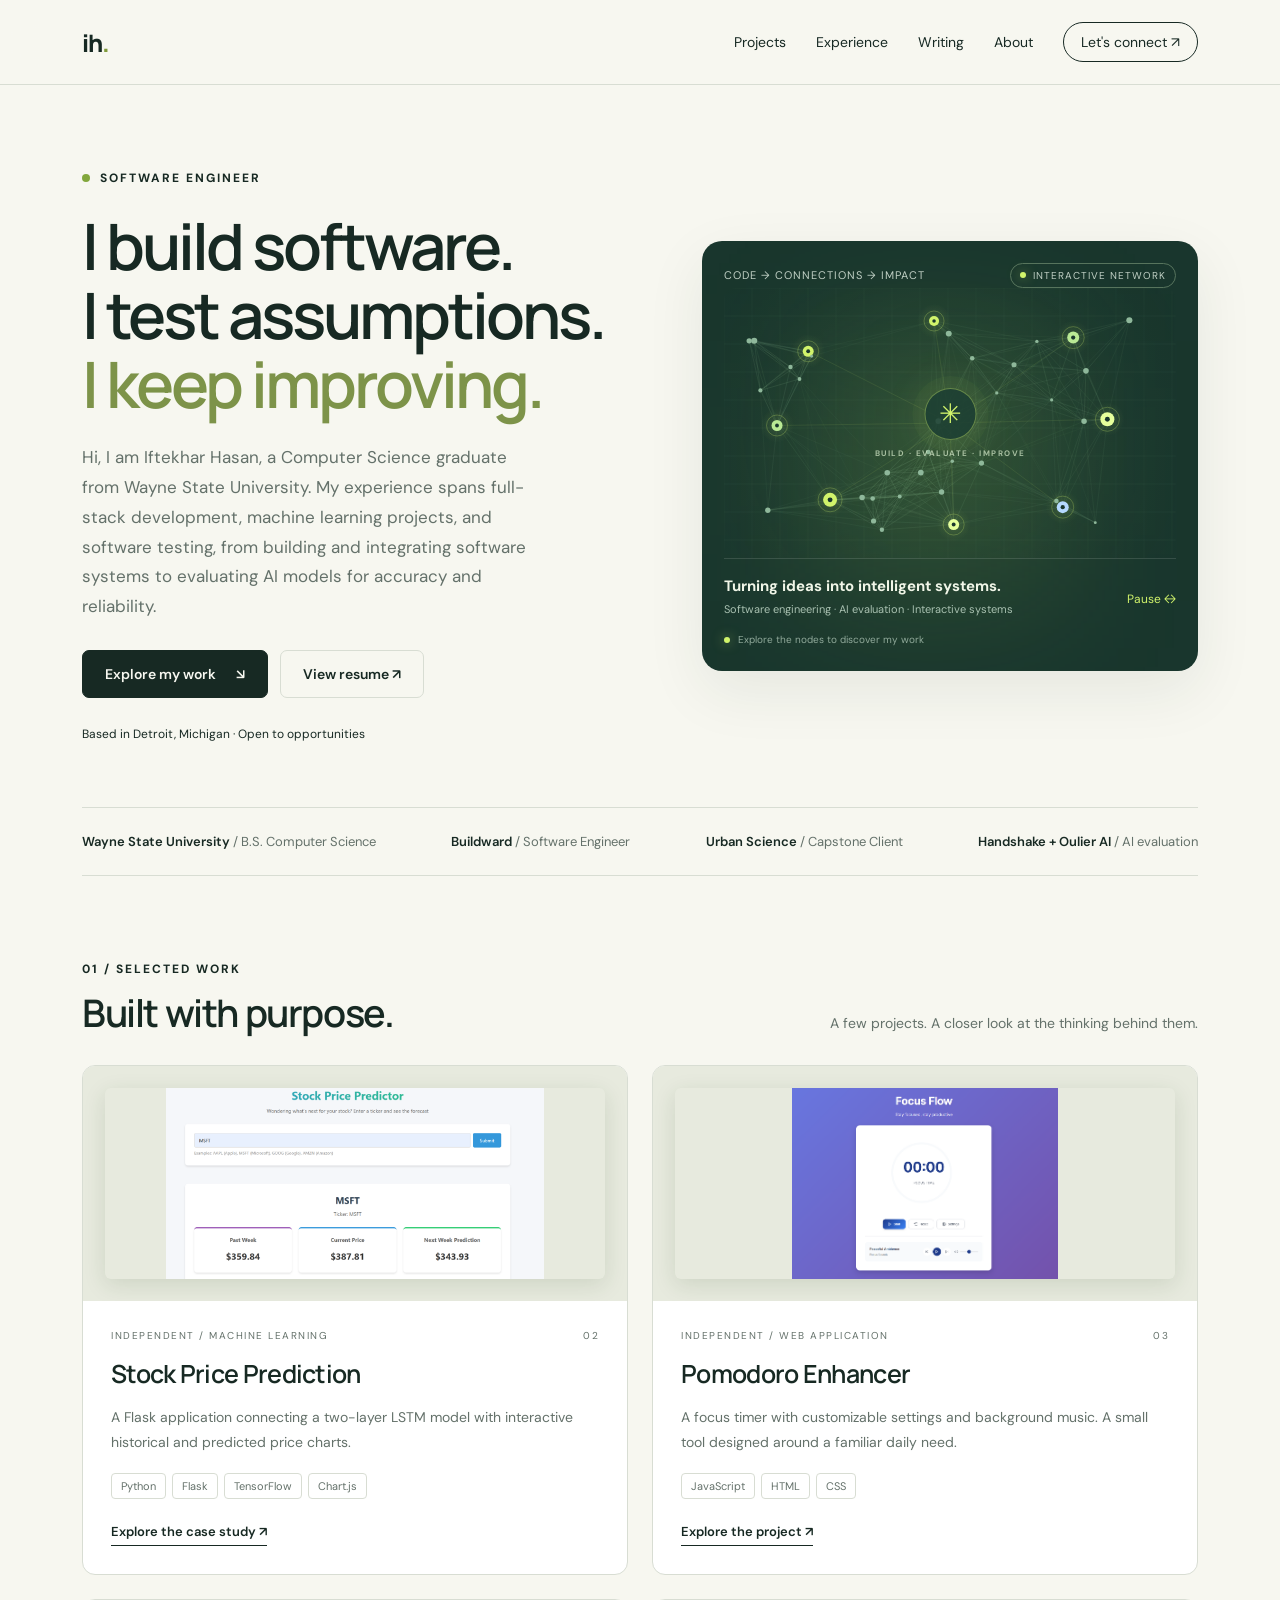
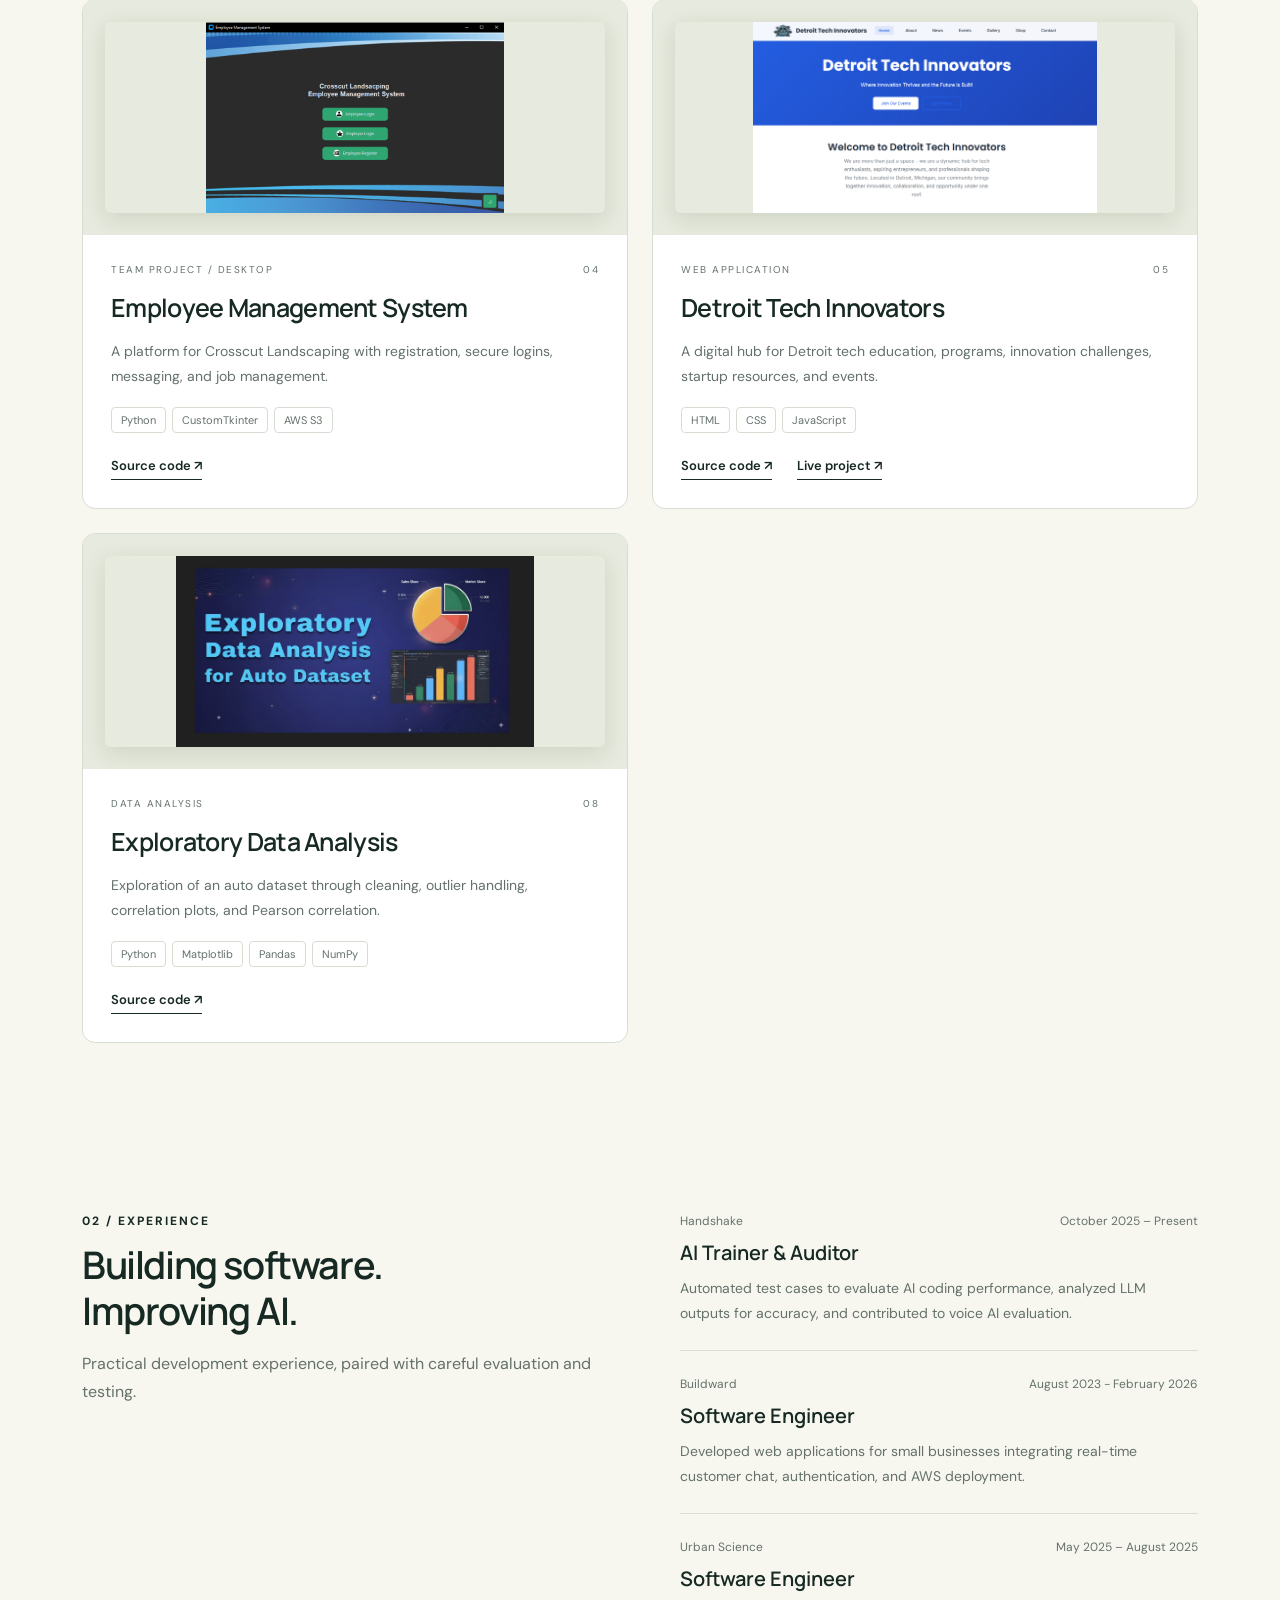
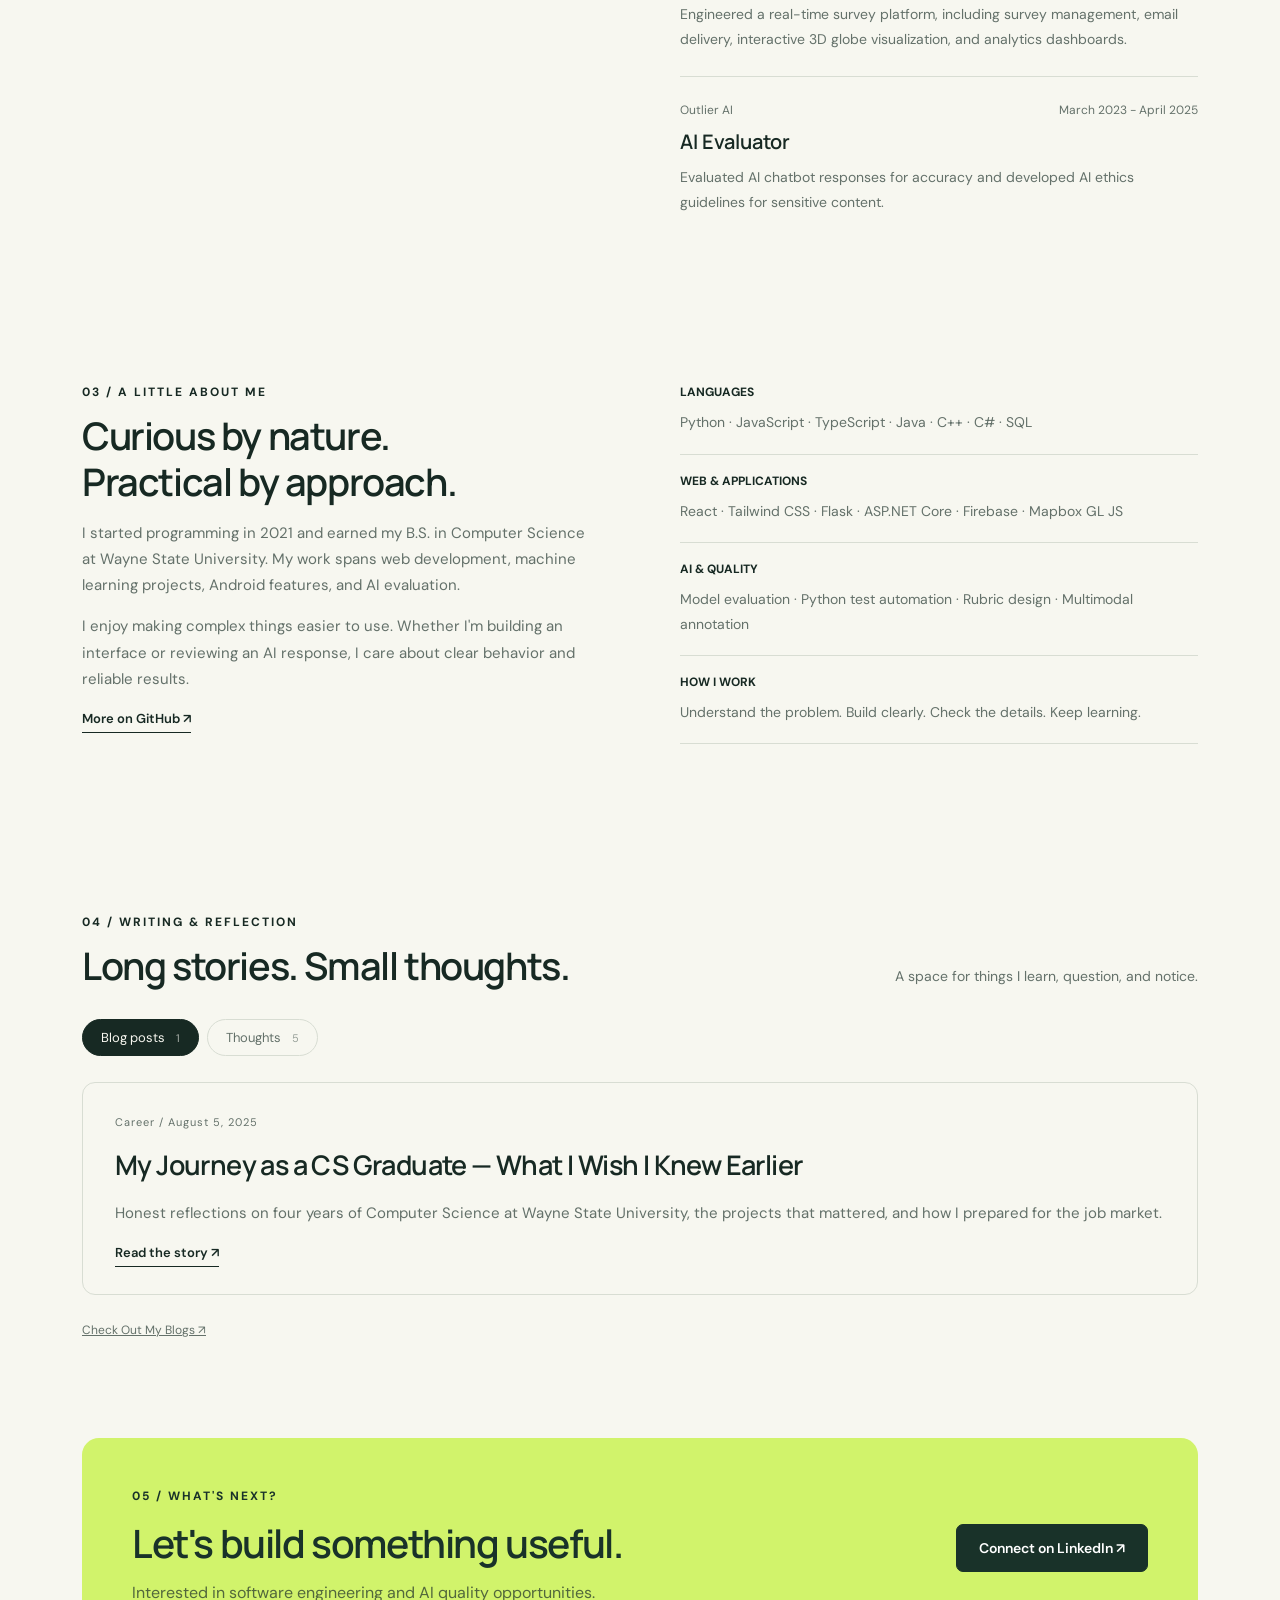
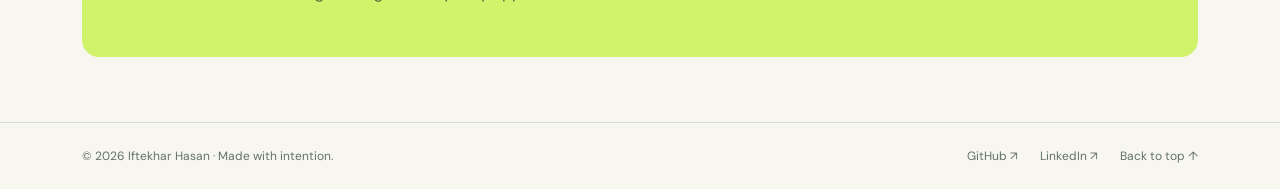
<file: index.html>
<!doctype html>

<html lang="en">

<head>

  <meta charset="utf-8">

  <meta name="viewport" content="width=device-width,initial-scale=1">

  <meta name="description" content="Iftekhar Hasan — Computer Science graduate, software builder and AI evaluator.">

  <title>Iftekhar Hasan — Software & AI</title>

  <link rel="stylesheet" href="css/style.css">
  <link rel="stylesheet" href="css/responsive.css">

</head>

<body>

  <a

    href="#work"

    style="position:absolute;left:-9999px"

    onfocus="this.style.left='10px'"

    onblur="this.style.left='-9999px'"

  >Skip to work</a>

  <header>
    <nav class="wrap" aria-label="Main navigation">

        <a class="brand" href="#" aria-label="Back to homepage">
        ih<span>.</span>
        </a>

        <!-- Desktop navigation -->
        <div class="navlinks">

        <a href="#work">Projects</a>
        <a href="#experience" class="desktop">Experience</a>
        <a href="#writing">Writing</a>
        <a href="#about" class="desktop">About</a>

        <a class="nav-contact" href="#contact">
            Let's connect ↗
        </a>

        </div>

        <!-- Mobile navigation controls -->
        <div class="mobile-nav-controls">

        <button
            class="menu-toggle"
            id="menu-toggle"
            type="button"
            aria-label="Open navigation menu"
            aria-expanded="false"
            aria-controls="mobile-menu"
        >
            <span></span>
            <span></span>
            <span></span>
        </button>

        </div>

    </nav>

    <!-- Mobile dropdown -->
    <div class="mobile-menu" id="mobile-menu" hidden>
        <div class="wrap mobile-menu-inner">

        <a href="#work">
            <span>Projects</span>
            <span>↗</span>
        </a>

        <a href="#experience">
            <span>Experience</span>
            <span>↗</span>
        </a>

        <a href="#writing">
            <span>Writing</span>
            <span>↗</span>
        </a>

        <a href="#about">
            <span>About</span>
            <span>↗</span>
        </a>

        <a href="#contact">
            <span>Contact</span>
            <span>↗</span>
        </a>

        </div>
    </div>
  </header>

  <main class="wrap">

    <section class="hero">

      <div>

        <div class="eyebrow">

          <span class="dot"></span>

          Software Engineer

        </div>

        <h1>

          I build software.<br>

          I test assumptions.<br>

          <em>I keep improving.</em>

        </h1>

        <p class="intro">

          Hi, I am Iftekhar Hasan, a Computer Science graduate from Wayne State University.
          My experience spans full-stack development, machine learning projects, and 
          software testing, from building and integrating software systems to evaluating 
          AI models for accuracy and reliability.
        </p>

        <div class="actions">

          <a class="btn" href="#work">

            Explore my work <span>↘</span>

          </a>

          <a

            class="btn secondary"

            href="https://iftekharhasan.netlify.app/assets/Hasan.Iftekhar.resume.pdf"

            target="_blank"

            rel="noopener"

          >View resume ↗</a>

        </div>

        <div class="small-note">

          Based in Detroit, Michigan · Open to opportunities

        </div>

      </div>

      <div class="visual network-visual">
        <div class="visual-top">
            <span>CODE → CONNECTIONS → IMPACT</span>
            <span class="tag">
            <span class="network-live-dot"></span>
            INTERACTIVE NETWORK
            </span>
        </div>

        <div class="network-stage" id="network-stage">
            <canvas
            class="network-canvas"
            id="ai-network"
            aria-label="Interactive network representing software engineering, AI evaluation, and projects"
            ></canvas>

            <div class="network-center" aria-hidden="true">
            <span class="network-center-icon">✳</span>
            <span>BUILD · EVALUATE · IMPROVE</span>
            </div>

            <div class="network-tooltip" id="network-tooltip" hidden>
            <span class="network-tooltip-type" id="network-tooltip-type"></span>
            <strong id="network-tooltip-title"></strong>
            <p id="network-tooltip-description"></p>
            </div>
        </div>

        <div class="visual-bottom network-bottom">
            <div>
            <b id="network-title">Turning ideas into intelligent systems.</b>
            <p id="network-description">
                Software engineering · AI evaluation · Interactive systems
            </p>
            </div>

            <button
            class="globe-controls network-controls"
            id="rotate"
            type="button"
            aria-pressed="false"
            >
            Pause ↔
            </button>
        </div>

        <p class="network-hint">
            <span class="network-hint-dot"></span>
            Explore the nodes to discover my work
        </p>
        </div>

    </section>

    <div class="trust">

      <span><b>Wayne State University</b> / B.S. Computer Science</span>

      <span><b>Buildward</b> / Software Engineer</span>

      <span><b>Urban Science</b> / Capstone Client</span>

      <span><b>Handshake + Oulier AI </b> / AI evaluation</span>

    </div>

    <section id="work" class="section">

      <div class="section-head">

        <div>

          <div class="eyebrow">01 / Selected work</div>

          <h2>Built with purpose.</h2>

        </div>

        <p>A few projects. A closer look at the thinking behind them.</p>

      </div>


      <div class="projects">

        <!-- <article class="project featured" data-category="web">

          <div class="art">

            <div class="dashboard">

              <div class="dash-top">

                <span>URBAN SCIENCE / SURVEY OVERVIEW</span>

                <span style="color:#d1f36b">● Concept preview</span>

              </div>

              <div class="dash-main">

                <div class="dash-map">

                  <svg viewBox="0 0 220 170" fill="none">

                    <circle cx="110" cy="85" r="75" stroke="#9aba82"/>

                    <ellipse cx="110" cy="85" rx="37" ry="75" stroke="#799b70"/>

                    <ellipse cx="110" cy="85" rx="75" ry="27" stroke="#799b70"/>

                    <path d="M35 85H185M110 10V160" stroke="#799b70"/>

                    <path

                      d="M69 38L90 28 105 45 88 62 78 90 65 75 55 59M130 49L151 43 171 68 145 84 134 120 119 100 122 76"

                      fill="#628253"

                      stroke="#91ae71"

                    />

                    <circle cx="74" cy="55" r="5" fill="#d1f36b"/>

                    <circle cx="135" cy="67" r="5" fill="#d1f36b"/>

                    <circle cx="154" cy="102" r="5" fill="#ebb583"/>

                  </svg>

                </div>

                <div>

                  <div class="dash-stat">

                    CREATE

                    <strong>Survey</strong>

                    Questions → recipients

                  </div>

                  <div class="dash-stat">

                    EXPLORE

                    <strong>Globe</strong>

                    Responses → locations

                  </div>

                </div>

              </div>

            </div>

            <span class="art-label">ILLUSTRATIVE INTERFACE</span>

          </div>

          <div class="project-body">

            <div class="project-top">

              <span>Featured / Client capstone</span>

              <span>01</span>

            </div>

            <h3>NPS Survey Platform</h3>

            <p>

              From creating and emailing surveys to exploring responses on an

              interactive 3D globe. Built with a team for Urban Science in Detroit.

            </p>

            <div class="chips">

              <span class="chip">React</span>

              <span class="chip">Tailwind CSS</span>

              <span class="chip">Mapbox GL JS</span>

            </div>

            <button class="case" data-case="nps">

              Explore the case study ↗

            </button>

          </div>

        </article> -->

        <article class="project" data-category="ml">

          <div class="art real-cover">

            <img

              src="assets/Stock_Price.png"

              alt="Stock Price Prediction project screenshot"

              loading="lazy"

            >

          </div>

          <div class="project-body">

            <div class="project-top">

              <span>Independent / Machine learning</span>

              <span>02</span>

            </div>

            <h3>Stock Price Prediction</h3>

            <p>

              A Flask application connecting a two-layer LSTM model with

              interactive historical and predicted price charts.

            </p>

            <div class="chips">

              <span class="chip">Python</span>

              <span class="chip">Flask</span>

              <span class="chip">TensorFlow</span>

              <span class="chip">Chart.js</span>

            </div>

            <button class="case" data-case="stock">

              Explore the case study ↗

            </button>

          </div>

        </article>

        <article class="project" data-category="web">

          <div class="art real-cover">

            <img

              src="assets/Pomodoro_screen_01.png"

              alt="Pomodoro Enhancer project screenshot"

              loading="lazy"

            >

          </div>

          <div class="project-body">

            <div class="project-top">

              <span>Independent / Web application</span>

              <span>03</span>

            </div>

            <h3>Pomodoro Enhancer</h3>

            <p>

              A focus timer with customizable settings and background music.

              A small tool designed around a familiar daily need.

            </p>

            <div class="chips">

              <span class="chip">JavaScript</span>

              <span class="chip">HTML</span>

              <span class="chip">CSS</span>

            </div>

            <button class="case" data-case="timer">

              Explore the project ↗

            </button>

          </div>

        </article>

        <article class="project" data-category="desktop">

          <div class="art real-cover">

            <img

              src="assets/Employe_Management.png"

              alt="Employee Management System project screenshot"

              loading="lazy"

            >

          </div>

          <div class="project-body">

            <div class="project-top">

              <span>Team project / Desktop</span>

              <span>04</span>

            </div>

            <h3>Employee Management System</h3>

            <p>

              A platform for Crosscut Landscaping with registration, secure

              logins, messaging, and job management.

            </p>

            <div class="chips">

              <span class="chip">Python</span>

              <span class="chip">CustomTkinter</span>

              <span class="chip">AWS S3</span>

            </div>

            <div class="project-links">

              <a

                class="case"

                href="https://github.com/Sadman988/Group-Project-3---Employee-Management-System"

                target="_blank"

                rel="noopener"

              >Source code ↗</a>

            </div>

          </div>

        </article>

        <article class="project" data-category="web">

          <div class="art real-cover">

            <img

              src="assets/Detroit_Tech_Innov.png"

              alt="Detroit Tech Innovators project screenshot"

              loading="lazy"

            >

          </div>

          <div class="project-body">

            <div class="project-top">

              <span>Web application</span>

              <span>05</span>

            </div>

            <h3>Detroit Tech Innovators</h3>

            <p>

              A digital hub for Detroit tech education, programs, innovation

              challenges, startup resources, and events.

            </p>

            <div class="chips">

              <span class="chip">HTML</span>

              <span class="chip">CSS</span>

              <span class="chip">JavaScript</span>

            </div>

            <div class="project-links">

              <a

                class="case"

                href="https://github.com/iftekhar9hasan/DETROIT-TECH-INNOVATORS"

                target="_blank"

                rel="noopener"

              >Source code ↗</a>

              <a

                class="case"

                href="https://detroittechinnovators.netlify.app/"

                target="_blank"

                rel="noopener"

              >Live project ↗</a>

            </div>

          </div>

        </article>

        <article class="project" data-category="data">

          <div class="art real-cover">

            <img

              src="assets/exploratory.jpg"

              alt="Exploratory Data Analysis project screenshot"

              loading="lazy"

            >

          </div>

          <div class="project-body">

            <div class="project-top">

              <span>Data analysis</span>

              <span>08</span>

            </div>

            <h3>Exploratory Data Analysis</h3>

            <p>

              Exploration of an auto dataset through cleaning, outlier handling,

              correlation plots, and Pearson correlation.

            </p>

            <div class="chips">

              <span class="chip">Python</span>

              <span class="chip">Matplotlib</span>

              <span class="chip">Pandas</span>

              <span class="chip">NumPy</span>

            </div>

            <div class="project-links">

              <a

                class="case"

                href="https://github.com/iftekhar9hasan/Exploratory-Data-Analysis-for-Auto-Dataset"

                target="_blank"

                rel="noopener"

              >Source code ↗</a>

            </div>

          </div>

        </article>

      </div>

    </section>

  </main>

  
<section class="experience section" id="experience">
<div class="wrap">
    <div class="exp-grid">

    <!-- Left column -->
    <div>
        <div class="eyebrow">02 / Experience</div>

        <h2>
        Building software.<br>
        Improving AI.
        </h2>

        <p>
        Practical development experience, paired with
        careful evaluation and testing.
        </p>
    </div>

    <!-- Right column -->
    <div>

        <article class="exp-row">
        <div class="exp-meta">
            <span>Handshake</span>
            <span>October 2025 – Present</span>
        </div>

        <h3>AI Trainer &amp; Auditor</h3>

        <p>
            Automated test cases to evaluate AI 
            coding performance, analyzed LLM outputs for accuracy, 
            and contributed to voice AI evaluation.
        </p>
        </article>

        <article class="exp-row">
        <div class="exp-meta">
            <span>Buildward</span>
            <span>August 2023 - February 2026</span>
        </div>

        <h3>Software Engineer</h3>

        <p>
            Developed web applications for 
            small businesses integrating real-time customer chat, 
            authentication, and AWS deployment.
        </p>
        </article>

        <article class="exp-row">
        <div class="exp-meta">
            <span>Urban Science</span>
            <span>May 2025 – August 2025</span>
        </div>

        <h3>Software Engineer</h3>

        <p>
            Engineered a real-time survey platform, 
            including survey management, email delivery, interactive 
            3D globe visualization, and analytics dashboards.
        </p>
        </article>

        <article class="exp-row">
        <div class="exp-meta">
            <span>Outlier AI</span>
            <span>March 2023 - April 2025</span>
        </div>

        <h3>AI Evaluator</h3>

        <p>
            Evaluated AI chatbot responses for accuracy and 
            developed AI ethics guidelines for sensitive 
            content.
        </p>
        </article>

    </div>
    </div>
</div>
</section>


  <div class="wrap">

    <section id="about" class="section about-grid">

      <div>

        <div class="eyebrow">03 / A little about me</div>

        <h2>Curious by nature.<br>Practical by approach.</h2>

        <p>

          I started programming in 2021 and earned my B.S. in Computer Science

          at Wayne State University. My work spans web development, machine

          learning projects, Android features, and AI evaluation.

        </p>

        <p>

          I enjoy making complex things easier to use. Whether I'm building

          an interface or reviewing an AI response, I care about clear behavior

          and reliable results.

        </p>

        <a

          class="case"

          href="https://github.com/iftekhar9hasan"

          target="_blank"

          rel="noopener"

        >More on GitHub ↗</a>

      </div>

      <div>

        <div class="skill-row">

          <b>LANGUAGES</b>

          <span>

            Python · JavaScript · TypeScript · Java · C++ · C# · SQL

          </span>

        </div>

        <div class="skill-row">

          <b>WEB & APPLICATIONS</b>

          <span>

            React · Tailwind CSS · Flask · ASP.NET Core · Firebase · Mapbox GL JS

          </span>

        </div>

        <div class="skill-row">

          <b>AI & QUALITY</b>

          <span>

            Model evaluation · Python test automation · Rubric design ·

            Multimodal annotation

          </span>

        </div>

        <div class="skill-row">

          <b>HOW I WORK</b>

          <span>

            Understand the problem. Build clearly. Check the details.

            Keep learning.

          </span>

        </div>

      </div>

    </section>

    <section id="writing" class="section">

      <div class="section-head">

        <div>

          <div class="eyebrow">04 / Writing & reflection</div>

          <h2>Long stories. Small thoughts.</h2>

        </div>

        <p>A space for things I learn, question, and notice.</p>

      </div>

      <div class="writing-toolbar">

        <div class="filters" role="tablist" aria-label="Writing type">

          <button

            class="filter active"

            id="articles-tab"

            role="tab"

            aria-selected="true"

            aria-controls="articles-panel"

            data-writing="articles"

          >

            Blog posts <span class="count" id="article-count">0</span>

          </button>

          <button

            class="filter"

            id="thoughts-tab"

            role="tab"

            aria-selected="false"

            aria-controls="thoughts-panel"

            data-writing="thoughts"

            tabindex="-1"

          >

            Thoughts <span class="count" id="thought-count">0</span>

          </button>

        </div>

      </div>

      <div

        id="articles-panel"

        role="tabpanel"

        aria-labelledby="articles-tab"

      ></div>

      <div

        id="thoughts-panel"

        role="tabpanel"

        aria-labelledby="thoughts-tab"

        hidden

      ></div>

      <p id="writing-empty" hidden>

        No matching writing. Try a different search.

      </p>

      <p class="writing-note">
        <a href="pages/blog.html">Check Out My Blogs ↗</a>
      </p>

    </section>

    <section class="contact" id="contact">

      <div>

        <div class="eyebrow" style="margin-bottom:16px">

          05 / What's next?

        </div>

        <h2>Let's build something useful.</h2>

        <p>

          Interested in software engineering and AI quality opportunities.

        </p>

      </div>

      <a

        class="btn"

        href="https://www.linkedin.com/in/iftekharhasan09"

        target="_blank"

        rel="noopener"

      >Connect on LinkedIn ↗</a>

    </section>

  </div>

  <footer>

    <div class="wrap footer-content">

      <span>

        © <span id="year"></span> Iftekhar Hasan · Made with intention.

      </span>

      <div class="footer-links">

        <a

          href="https://github.com/iftekhar9hasan"

          target="_blank"

          rel="noopener"

        >GitHub ↗</a>

        <a

          href="https://www.linkedin.com/in/iftekharhasan09"

          target="_blank"

          rel="noopener"

        >LinkedIn ↗</a>

        <a href="#">Back to top ↑</a>

      </div>

    </div>

  </footer>

  <dialog id="case-dialog">

    <button class="close" aria-label="Close case study">×</button>

    <div id="case-content"></div>

  </dialog>

  <script src="scripts/blog-data.js"></script>
  <script src="js/main.js" defer></script>

</body>

</html>
</file>
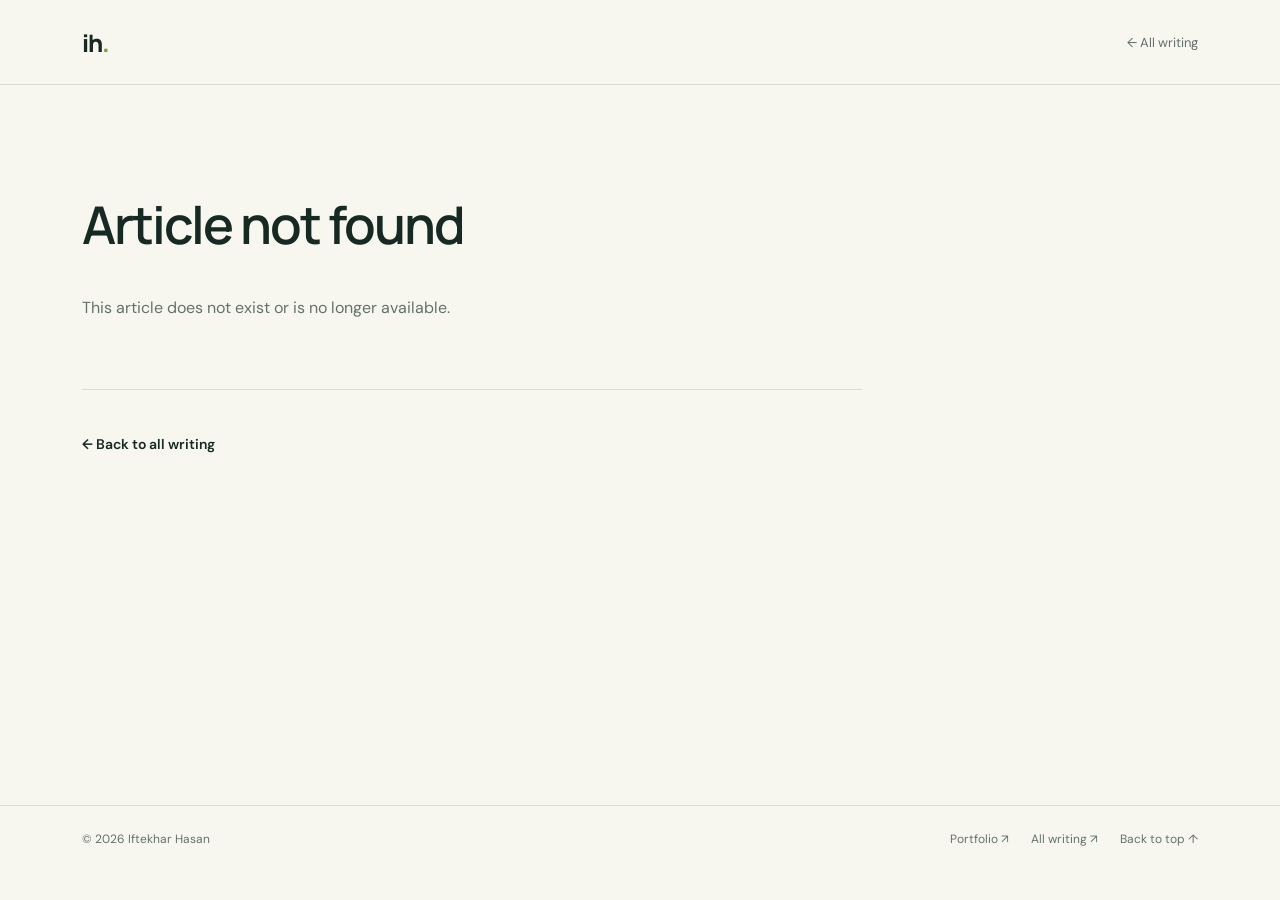
<file: pages/article.html>
<!DOCTYPE html>
<html lang="en">
<head>
  <meta charset="UTF-8">
  <meta name="viewport" content="width=device-width, initial-scale=1.0">

  <title>Article — Iftekhar Hasan</title>

  <link rel="stylesheet" href="../css/style.css">
  <link rel="stylesheet" href="../css/blog.css">
  <link rel="stylesheet" href="../css/responsive.css">
</head>

<body>

  <!-- Same header layout as portfolio -->
  <header class="blog-header">
    <nav class="wrap blog-nav" aria-label="Article navigation">

      <a class="brand" href="../index.html"
         aria-label="Back to homepage">
        ih<span>.</span>
      </a>

      <a class="blog-back" href="blog.html">
        ← All writing
      </a>

    </nav>
  </header>

  <!-- Full article page -->
  <main class="wrap article-page">

    <article class="article-page-content">

      <div class="article-page-meta" id="article-meta"></div>

      <h1 id="article-title"></h1>

      <div class="article-page-body" id="article-body"></div>

    </article>

    <nav class="article-page-bottom">
      <a href="blog.html">← Back to all writing</a>
    </nav>

  </main>

  <footer>
    <div class="wrap footer-content">
      <span>
        © <span id="year"></span> Iftekhar Hasan
      </span>

      <div class="footer-links">
        <a href="../index.html">Portfolio ↗</a>
        <a href="blog.html">All writing ↗</a>
        <a href="#">Back to top ↑</a>
      </div>
    </div>
  </footer>

  <script src="../scripts/blog-data.js"></script>
  <script src="../js/article.js" defer></script>

</body>
</html>
</file>
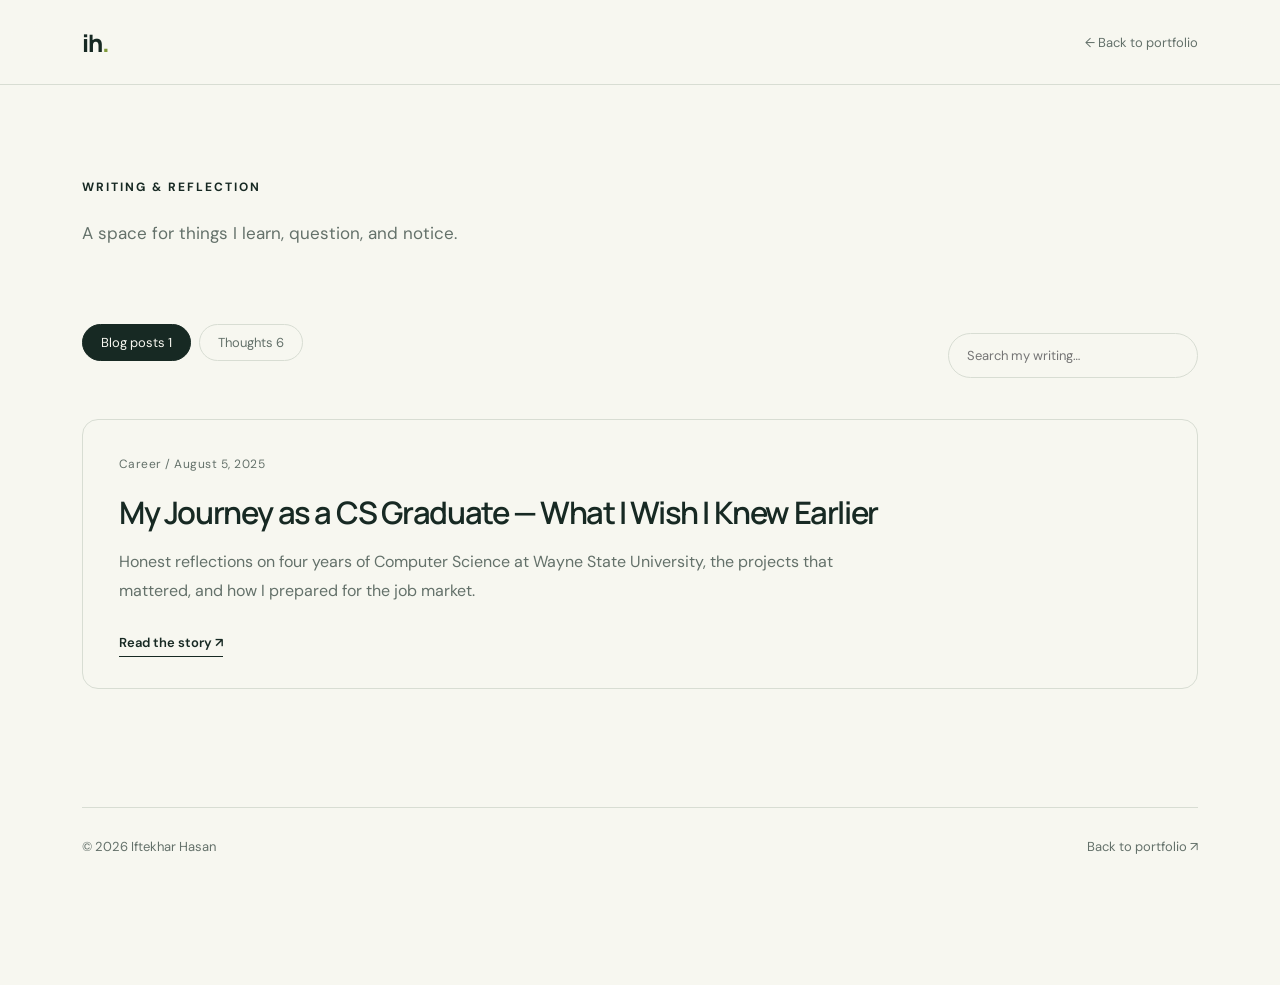
<file: pages/blog.html>
<!DOCTYPE html>
<html lang="en">
<head>
  <meta charset="UTF-8">
  <meta name="viewport" content="width=device-width, initial-scale=1.0">
  <meta name="description" content="Articles and thoughts by Iftekhar Hasan on software engineering, AI, technology, and life.">
  <title>Writing — Iftekhar Hasan</title>

  <link rel="stylesheet" href="../css/style.css">
  <link rel="stylesheet" href="../css/blog.css">
  <link rel="stylesheet" href="../css/responsive.css">
</head>
<body>
  <!-- Full-width header, matching homepage -->
  <header class="blog-header">
    <nav class="blog-nav wrap" aria-label="Writing navigation">
      <a class="brand" href="../index.html">ih<span>.</span></a>
      <a class="blog-back" href="../index.html#writing">
        ← Back to portfolio
      </a>
    </nav>
  </header>

  <!-- Blog content -->
  <main class="blog-page wrap">

    <section class="blog-intro">
      <div class="eyebrow">WRITING & REFLECTION</div>
      <!-- <h1>Long stories.<br>Small thoughts.</h1> -->
      <p>A space for things I learn, question, and notice.</p>
    </section>

    <section class="blog-collection" aria-label="Writing collection">
      <div class="blog-toolbar">
        <div class="filters" role="tablist" aria-label="Writing type">
          <button class="filter active" id="blog-articles-tab"
            type="button" role="tab" aria-selected="true"
            aria-controls="blog-articles-panel" data-type="articles">
            Blog posts <span id="blog-articles-count"></span>
          </button>

          <button class="filter" id="blog-thoughts-tab"
            type="button" role="tab" aria-selected="false"
            aria-controls="blog-thoughts-panel" data-type="thoughts"
            tabindex="-1">
            Thoughts <span id="blog-thoughts-count"></span>
          </button>
        </div>

        <label class="blog-search">
          <span class="sr-only">Search writing</span>
          <input id="blog-search-input" type="search"
            placeholder="Search my writing…">
        </label>
      </div>

      <div id="blog-articles-panel" role="tabpanel"
        aria-labelledby="blog-articles-tab"></div>

      <div id="blog-thoughts-panel" role="tabpanel"
        aria-labelledby="blog-thoughts-tab" hidden></div>

      <p class="blog-empty" id="blog-empty" hidden>
        No matching writing found.
      </p>
    </section>

    <footer class="blog-footer">
      <span>© <span id="blog-year"></span> Iftekhar Hasan</span>
      <a href="../index.html">Back to portfolio ↗</a>
    </footer>
  </main>

  <dialog id="blog-reader" class="blog-reader">
    <button type="button" id="blog-close"
      class="blog-reader-close" aria-label="Close article">✕</button>
    <div id="blog-reader-content"></div>
  </dialog>

  <script src="../scripts/blog-data.js"></script>
  <script src="../js/blog.js"></script>
</body>
</html>
</file>
<file: css/style.css>
@import url('https://fonts.googleapis.com/css2?family=DM+Sans:wght@400;500;600;700&family=Manrope:wght@400;500;600;700;800&display=swap');

  :root {

    --bg: #f7f7f0;

    --ink: #172923;

    --muted: #64716a;

    --line: #d8ddd3;

    --card: #fff;

    --accent: #d1f36b;

    --nav: #f7f7f0ee;

  }

  * { box-sizing: border-box; }

  html {

    scroll-behavior: smooth;

    scroll-padding-top: 100px;

  }

  body {

    margin: 0;

    background: var(--bg);

    color: var(--ink);

    font: 16px 'DM Sans', sans-serif;

  }

  a { color: inherit; text-decoration: none; }

  button { font: inherit; cursor: pointer; }

  button, a { -webkit-tap-highlight-color: transparent; }

  button:focus-visible,

  a:focus-visible {

    outline: 3px solid #72a900;

    outline-offset: 5px;

  }

  .wrap {

    max-width: 1180px;

    margin: auto;

    padding: 0 32px;

  }

  header {

    position: sticky;

    top: 0;

    background: var(--nav);

    backdrop-filter: blur(16px);

    z-index: 10;

    border-bottom: 1px solid var(--line);

  }

  nav {

    height: 84px;

    display: flex;

    align-items: center;

    justify-content: space-between;

  }

  .brand {

    font: 800 24px Manrope, sans-serif;

    letter-spacing: -1px;

  }

  .brand span { color: #809b3b; }

  .navlinks {

    display: flex;

    align-items: center;

    gap: 30px;

    font-size: 14px;

  }

  .navlinks a:hover { color: #77962c; }

  .theme {

    border: 1px solid var(--line);

    border-radius: 50%;

    background: transparent;

    color: var(--ink);

    width: 38px;

    height: 38px;

  }

  .nav-contact {

    border: 1px solid var(--ink);

    padding: 10px 17px;

    border-radius: 24px;

  }

  .hero {

    padding: 85px 0 65px;

    display: grid;

    grid-template-columns: 1.12fr 1fr;

    gap: 65px;

    align-items: center;

  }

  .eyebrow {

    font-size: 12px;

    letter-spacing: 2px;

    font-weight: 700;

    text-transform: uppercase;

    display: flex;

    align-items: center;

    gap: 10px;

  }

  .dot {

    width: 8px;

    height: 8px;

    background: #82a73c;

    border-radius: 50%;

  }

  h1 {

    font: 600 clamp(42px, 5vw, 66px)/1.08 Manrope, sans-serif;

    letter-spacing: -3px;

    margin: 25px 0;

  }

  h1 em {

    font-style: normal;

    color: #7d9349;

  }

  p {

    color: var(--muted);

    line-height: 1.75;

  }

  .intro {

    max-width: 460px;

    font-size: 17px;

  }

  .actions {

    display: flex;

    gap: 12px;

    flex-wrap: wrap;

    margin-top: 28px;

  }

  .btn {

    display: inline-flex;

    align-items: center;

    justify-content: center;

    gap: 20px;

    padding: 14px 22px;

    border-radius: 7px;

    background: var(--ink);

    color: var(--bg);

    border: 1px solid var(--ink);

    font-size: 14px;

    font-weight: 600;

  }

  .btn.secondary {

    background: transparent;

    color: var(--ink);

    border-color: var(--line);

  }

  .small-note {

    font-size: 12px;

    margin-top: 28px;

  }

  .visual {

    background: #19362d;

    border-radius: 20px;

    height: 430px;

    color: #f1f6e8;

    padding: 22px;

    position: relative;

    overflow: hidden;

    box-shadow: 0 20px 60px #17362b14;

  }

  .visual:after {

    content: '';

    position: absolute;

    width: 260px;

    height: 260px;

    background: #bfed6220;

    filter: blur(70px);

    left: 100px;

    top: 100px;

    pointer-events: none;

  }

  .visual-top {

    display: flex;

    justify-content: space-between;

    font-size: 11px;

    color: #c1d0c5;

    letter-spacing: 1px;

  }

  .tag {

    border: 1px solid #57745d;

    border-radius: 20px;

    padding: 5px 9px;

    font-size: 10px;

  }

  .globe {

    width: 100%;

    height: 270px;

    display: block;

  }

  .visual-bottom {

    position: relative;

    z-index: 2;

    border-top: 1px solid #ffffff20;

    padding-top: 17px;

    display: flex;

    justify-content: space-between;

    gap: 15px;

  }

  .visual-bottom b { font-size: 15px; }

  .visual-bottom p {

    font-size: 11px;

    color: #a9c1b1;

    margin: 4px 0;

  }

  .globe-controls {

    background: none;

    color: #d1f36b;

    border: 0;

    font-size: 12px;

  }

  .trust {

    display: flex;

    justify-content: space-between;

    gap: 20px;

    padding: 25px 0;

    border-top: 1px solid var(--line);

    border-bottom: 1px solid var(--line);

    font-size: 13px;

    color: var(--muted);

  }

  .trust b {

    color: var(--ink);

    font-weight: 600;

  }

  .section { padding: 85px 0; }

  .section-head {

    display: flex;

    justify-content: space-between;

    align-items: end;

    gap: 20px;

    margin-bottom: 30px;

  }

  h2 {

    font: 600 38px/1.2 Manrope, sans-serif;

    letter-spacing: -1.4px;

    margin: 13px 0 0;

  }

  .section-head p {

    margin: 0;

    font-size: 14px;

  }

  .filters {

    display: flex;

    gap: 8px;

    margin-bottom: 26px;

  }

  .filter {

    background: none;

    border: 1px solid var(--line);

    padding: 9px 18px;

    border-radius: 30px;

    color: var(--muted);

    font-size: 13px;

  }

  .filter.active {

    background: var(--ink);

    color: var(--bg);

    border-color: var(--ink);

  }

  .projects {

    display: grid;

    grid-template-columns: repeat(2, 1fr);

    gap: 24px;

  }

  .project {

    border: 1px solid var(--line);

    border-radius: 13px;

    overflow: hidden;

    background: var(--card);

    transition: transform .2s;

  }

  .project:hover { transform: translateY(-4px); }

  .project.featured {

    grid-column: 1/-1;

    display: grid;

    grid-template-columns: 1.15fr 1fr;

  }

  .art {

    height: 235px;

    overflow: hidden;

    position: relative;

    background: #e6ece2;

    display: flex;

    align-items: center;

    justify-content: center;

    padding: 28px;

  }

  .featured .art {

    height: auto;

    min-height: 320px;

    background: #243f34;

  }

  .art svg { width: 100%; height: 100%; }

  .project-body { padding: 28px; }

  .project-top {

    font-size: 10px;

    text-transform: uppercase;

    letter-spacing: 1.5px;

    color: var(--muted);

    display: flex;

    justify-content: space-between;

  }

  .project h3 {

    font: 600 25px Manrope, sans-serif;

    letter-spacing: -.7px;

    margin: 14px 0;

  }

  .project p {

    font-size: 14px;

    margin: 0 0 19px;

  }

  .chips {

    display: flex;

    flex-wrap: wrap;

    gap: 6px;

  }

  .chip {

    font-size: 11px;

    padding: 5px 9px;

    border: 1px solid var(--line);

    border-radius: 4px;

    color: var(--muted);

  }

  .case {

    margin-top: 24px;

    background: none;

    border: 0;

    border-bottom: 1px solid var(--ink);

    padding: 0 0 5px;

    color: var(--ink);

    font-weight: 600;

    font-size: 13px;

  }

  .art-label {

    position: absolute;

    bottom: 12px;

    left: 18px;

    font-size: 9px;

    letter-spacing: 1px;

    color: #829888;

  }

  .dashboard {

    width: 100%;

    border: 1px solid #78948050;

    background: #102b22;

    border-radius: 9px;

    padding: 15px;

    color: #d6e8da;

    box-shadow: 0 15px 40px #0003;

  }

  .dash-top {

    font-size: 10px;

    display: flex;

    justify-content: space-between;

    padding-bottom: 13px;

    border-bottom: 1px solid #fff2;

  }

  .dash-main {

    display: grid;

    grid-template-columns: 1.6fr 1fr;

    gap: 14px;

    padding-top: 14px;

  }

  .dash-map {

    height: 170px;

    position: relative;

    background: radial-gradient(ellipse, #496c43 0, transparent 65%);

    display: flex;

    justify-content: center;

    align-items: center;

  }

  .dash-map svg { height: 160px; }

  .dash-stat {

    background: #ffffff08;

    padding: 10px;

    border-radius: 5px;

    margin-bottom: 8px;

    font-size: 9px;

  }

  .dash-stat strong {

    font-size: 25px;

    display: block;

    color: #d1f36b;

  }

  .experience {

    background: var(--bg);
    color: var(--ink);
    border: none;

  }

  .exp-grid {

    display: grid;
    grid-template-columns: minmax(0, 1fr) minmax(0, 1fr);
    gap: 80px;
    align-items: start;

  }

  .exp-grid > div {
    min-width: 0;
  }

  .exp-row {

    padding: 25px 0;

    border-bottom: 1px solid var(--line);

  }

  .exp-row:first-child { padding-top: 0; }

  .exp-row:last-child {

    border: 0;

    padding-bottom: 0;

  }

  .exp-meta {

    display: flex;

    justify-content: space-between;

    gap: 16px;

    font-size: 12px;

    color: var(--muted);

  }

  .exp-row h3 {

    font: 600 20px Manrope;

    margin: 10px 0;

  }

  .exp-row p {

    font-size: 14px;

    margin: 0;

  }

  .about-grid {

    display: grid;

    grid-template-columns: 1fr 1fr;

    gap: 80px;

  }

  .about-grid p { font-size: 15px; }

  .skill-row {

    border-bottom: 1px solid var(--line);

    padding: 18px 0;

  }

  .skill-row:first-child { padding-top: 0; }

  .skill-row b {

    font-size: 12px;

    display: block;

    margin-bottom: 10px;

  }

  .skill-row span {

    font-size: 14px;

    color: var(--muted);

    line-height: 1.8;

  }

  .contact {

    background: #d1f36b;

    color: #193229;

    border-radius: 17px;

    padding: 50px;

    display: flex;

    align-items: center;

    justify-content: space-between;

    gap: 35px;

    margin-bottom: 65px;

  }

  .contact h2 {

    font-size: 39px;

    margin: 0;

  }

  .contact p {

    color: #52683c;

    margin: 12px 0 0;

  }

  .contact .btn {

    background: #193229;

    color: #fff;

    border-color: #193229;

    white-space: nowrap;

  }

  footer {

    border-top: 1px solid var(--line);

    padding: 25px 0;

  }

  .footer-content {

    display: flex;

    justify-content: space-between;

    gap: 15px;

    font-size: 12px;

    color: var(--muted);

  }

  .footer-links { display: flex; gap: 22px; }

  dialog {

    max-width: 760px;

    width: calc(100% - 32px);

    border: 1px solid var(--line);

    background: var(--bg);

    color: var(--ink);

    border-radius: 16px;

    padding: 35px;

    max-height: 85vh;

  }

  dialog::backdrop {

    background: #0b2019aa;

    backdrop-filter: blur(5px);

  }

  .close {

    float: right;

    border: 1px solid var(--line);

    background: none;

    color: var(--ink);

    border-radius: 50%;

    height: 34px;

    width: 34px;

  }

  dialog h2 { font-size: 30px; margin: 15px 0; }

  dialog h3 { font-size: 15px; margin: 23px 0 7px; }

  dialog p, dialog li {

    font-size: 14px;

    color: var(--muted);

    line-height: 1.8;

  }

  .hidden { display: none !important; }

  .project-links { display: flex; gap: 25px; }

  .writing-toolbar {

    display: flex;

    justify-content: space-between;

    align-items: start;

    gap: 20px;

  }

  .writing-toolbar .filters { flex-shrink: 0; }

  .search-label input {

    border: 1px solid var(--line);

    border-radius: 25px;

    background: var(--card);

    color: var(--ink);

    font: inherit;

    font-size: 13px;

    padding: 11px 18px;

    max-width: 100%;

    width: 240px;

  }

  .count {

    opacity: .65;

    margin-left: 8px;

    font-size: 11px;

  }

  .article-entry {
    width: 100%;

    max-width: none;

    padding: 32px;

    border: 1px solid var(--line);

    border-radius: 13px;

    background: var(--bg);
  }

  .article-entry h3 {

    font: 600 27px/1.3 Manrope;

    letter-spacing: -.6px;

    margin: 18px 0;

  }

  .article-meta {

    font-size: 11px;

    color: var(--muted);

    letter-spacing: 1px;

  }

  .article-entry p { font-size: 15px; }

  .thought-entry {
    width: 100%;

    max-width: none;

    border-bottom: 1px solid var(--line);

    padding: 25px 0;

    display: grid;

    grid-template-columns: 40px minmax(0, 1fr);

    gap: 18px;
    
    background: var(--bg);
  }

  .avatar {

    height: 36px;

    width: 36px;

    border: 1px solid var(--line);

    background: var(--card);

    border-radius: 50%;

    display: grid;

    place-items: center;

    font-size: 12px;

    font-weight: 700;

  }

  .thought-name { font-size: 13px; font-weight: 600; }

  .thought-date {

    font-size: 11px;

    color: var(--muted);

    margin-left: 10px;

    font-weight: 400;

  }

  .thought-entry p {

    white-space: pre-wrap;

    margin: 12px 0 0;

    font-size: 15px;

  }

  .writing-note { font-size: 12px; margin-top: 25px; }

  .writing-note a { text-decoration: underline; }

  .sr-only {

    position: absolute;

    width: 1px;

    height: 1px;

    overflow: hidden;

    clip: rect(0, 0, 0, 0);

  }

  #case-content .article-body h2 {

    font-size: 21px;

    margin-top: 25px;

    letter-spacing: -.4px;

  }

  .real-cover {

    padding: 22px;

    background: #e7eade;

  }

  .real-cover img {

    width: 100%;

    height: 100%;

    object-fit: contain;

    border-radius: 6px;

    box-shadow: 0 6px 22px #203d1920;

  }


    /* =========================================
   INTERACTIVE AI NETWORK
   ========================================= */

.network-visual {
  isolation: isolate;
}

.network-visual::after {
  z-index: -1;
}

.network-visual .visual-top {
  position: relative;
  z-index: 3;
  align-items: center;
  gap: 10px;
}

.network-visual .tag {
  display: inline-flex;
  align-items: center;
  gap: 7px;
  white-space: nowrap;
}

.network-live-dot,
.network-hint-dot {
  display: inline-block;
  width: 6px;
  height: 6px;
  border-radius: 50%;
  background: #d1f36b;
  box-shadow: 0 0 12px #d1f36b90;
}

.network-live-dot {
  animation: networkPulse 2.5s ease-in-out infinite;
}

.network-stage {
  height: 270px;
  width: 100%;
  position: relative;
  overflow: hidden;
  border-radius: 12px;
  touch-action: pan-y;
}

.network-canvas {
  width: 100%;
  height: 100%;
  display: block;
  cursor: crosshair;
  position: relative;
  z-index: 1;
}

.network-center {
  position: absolute;
  top: 50%;
  left: 50%;
  transform: translate(-50%, -50%);
  z-index: 2;
  display: flex;
  flex-direction: column;
  align-items: center;
  gap: 8px;
  pointer-events: none;
  text-align: center;
  color: #d9edcd;
}

.network-center-icon {
  display: grid;
  place-items: center;
  width: 52px;
  height: 52px;
  border: 1px solid #d1f36b65;
  border-radius: 50%;
  background: #1d4033dd;
  box-shadow:
    0 0 0 12px #d1f36b08,
    0 0 45px #d1f36b24;
  font-size: 27px;
  color: #d1f36b;
}

.network-center > span:last-child {
  font-size: 8px;
  font-weight: 700;
  letter-spacing: 1.5px;
  white-space: nowrap;
  opacity: 0.7;
}

.network-tooltip {
  position: absolute;
  z-index: 5;
  width: 205px;
  padding: 13px 15px;
  border: 1px solid #9ab67c55;
  border-radius: 10px;
  background: #10281fee;
  color: #f1f6e8;
  box-shadow: 0 12px 35px #0005;
  pointer-events: none;
  backdrop-filter: blur(12px);
}

.network-tooltip[hidden] {
  display: none;
}

.network-tooltip-type {
  display: block;
  color: #d1f36b;
  font-size: 9px;
  font-weight: 700;
  letter-spacing: 1.2px;
  text-transform: uppercase;
  margin-bottom: 5px;
}

.network-tooltip strong {
  display: block;
  font-size: 14px;
  font-weight: 700;
}

.network-tooltip p {
  margin: 6px 0 0;
  font-size: 11px;
  line-height: 1.55;
  color: #b6cdbb;
}

.network-bottom {
  align-items: center;
}

.network-bottom > div {
  min-width: 0;
}

.network-bottom b {
  display: block;
  line-height: 1.4;
}

.network-bottom p {
  line-height: 1.5;
}

.network-controls {
  flex-shrink: 0;
  padding: 8px 0 8px 10px;
}

.network-controls:hover {
  color: #fff;
}

.network-controls:focus-visible {
  outline: 2px solid #d1f36b;
  outline-offset: 4px;
  border-radius: 4px;
}

.network-hint {
  display: flex;
  align-items: center;
  gap: 8px;
  margin: 12px 0 0;
  font-size: 10px;
  color: #91aa9b;
  line-height: 1.4;
}

@keyframes networkPulse {
  0%, 100% {
    opacity: 0.5;
    transform: scale(0.85);
  }

  50% {
    opacity: 1;
    transform: scale(1.2);
  }
}

@media (prefers-reduced-motion: reduce) {
  .network-live-dot {
    animation: none;
  }
}


/* =========================================
   MOBILE NAVIGATION
   ========================================= */

.mobile-nav-controls {
  display: none;
  align-items: center;
  gap: 12px;
}

.menu-toggle {
  display: flex;
  flex-direction: column;
  justify-content: center;
  align-items: center;
  gap: 5px;
  width: 40px;
  height: 40px;
  border: 1px solid var(--line);
  border-radius: 9px;
  background: transparent;
  color: var(--ink);
  padding: 0;
}

.menu-toggle span {
  display: block;
  width: 18px;
  height: 2px;
  background: currentColor;
  border-radius: 2px;
  transition: transform 0.25s ease, opacity 0.2s ease;
}

.menu-toggle[aria-expanded="true"] span:first-child {
  transform: translateY(7px) rotate(45deg);
}

.menu-toggle[aria-expanded="true"] span:nth-child(2) {
  opacity: 0;
}

.menu-toggle[aria-expanded="true"] span:last-child {
  transform: translateY(-7px) rotate(-45deg);
}

.mobile-menu[hidden] {
  display: none !important;
}

.mobile-menu {
  background: var(--bg);
  border-top: 1px solid var(--line);
  box-shadow: 0 15px 25px #0000000a;
}

.mobile-menu-inner {
  padding-top: 12px;
  padding-bottom: 20px;
}

.mobile-menu-inner a {
  display: flex;
  justify-content: space-between;
  align-items: center;
  padding: 16px 0;
  border-bottom: 1px solid var(--line);
  font-size: 15px;
  font-weight: 600;
  color: var(--ink);
}

.mobile-menu-inner a:last-child {
  border-bottom: none;
}

.mobile-menu-inner a span:last-child {
  color: var(--muted);
  font-weight: 400;
}

.mobile-menu-inner a:hover {
  color: #77962c;
}
</file>
<file: css/responsive.css>
@media (max-width: 800px) {

  .wrap { padding: 0 22px; }

  .hero {

    grid-template-columns: 1fr;

    gap: 35px;

    padding-top: 50px;

  }

  h1 { letter-spacing: -2px; }

  .visual { height: 380px; }

  .network-stage {
    height: 225px;
  }

  .navlinks { gap: 15px; }

  .navlinks .desktop { display: none; }

  .trust {

    flex-wrap: wrap;

    justify-content: center;

    font-size: 11px;

  }

  .section { padding: 55px 0; }

  .section-head { display: block; }

  .section-head p { margin-top: 15px; }

  .project.featured { display: block; }

  .featured .art { min-height: 260px; }

  .projects { grid-template-columns: 1fr; }

  .exp-grid, .about-grid {

    grid-template-columns: 1fr;

    gap: 30px;

  }

  .contact { padding: 30px; display: block; }

  .contact h2 { font-size: 30px; }

  .contact .btn { margin-top: 25px; }

  .footer-content { flex-direction: column; }

  .filters { flex-wrap: wrap; }

  h2 { font-size: 32px; }

}

@media (max-width: 600px) {

  .writing-toolbar { display: block; }

  .search-label input {

    width: 100%;

    margin-bottom: 22px;

  }

  .thought-date {

    display: block;

    margin: 5px 0 0;

  }

  .article-entry { padding: 24px; }

  .article-entry h3 { font-size: 23px; }

}

@media (prefers-reduced-motion: reduce) {

  html { scroll-behavior: auto; }

  .project { transition: none; }

}

/* Experience: align the responsive breakpoint with About and Projects. */
.exp-grid > div { min-width: 0; }
.exp-meta { flex-wrap: wrap; overflow-wrap: anywhere; }


/* EXPERIENCE RESPONSIVENESS */

@media (max-width: 800px) {
  .exp-grid {
    grid-template-columns: 1fr;
    gap: 30px;
  }

  .exp-meta {
    flex-wrap: wrap;
    gap: 8px 16px;
  }
}

@media (max-width: 600px) {
  .exp-meta {
    flex-direction: column;
    align-items: flex-start;
    gap: 5px;
  }
}

/* =========================================
   AI NETWORK RESPONSIVENESS
   ========================================= */

@media (max-width: 800px) {
  .network-visual {
    height: 380px;
  }

  .network-stage {
    height: 225px;
  }

  .network-center-icon {
    width: 46px;
    height: 46px;
    font-size: 24px;
  }
}

@media (max-width: 600px) {
  .network-visual {
    height: 360px;
    padding: 18px;
    border-radius: 16px;
  }

  .network-visual .visual-top {
    font-size: 9px;
    letter-spacing: 0.5px;
  }

  .network-visual .tag {
    font-size: 8px;
    padding: 5px 7px;
  }

  .network-stage {
    height: 210px;
  }

  .network-center-icon {
    width: 42px;
    height: 42px;
    font-size: 21px;
  }

  .network-center > span:last-child {
    font-size: 7px;
    letter-spacing: 0.8px;
  }

  .network-tooltip {
    width: 175px;
    padding: 11px;
  }

  .network-bottom {
    padding-top: 12px;
    gap: 10px;
  }

  .network-bottom b {
    font-size: 12px;
  }

  .network-bottom p {
    font-size: 10px;
  }

  .network-controls {
    font-size: 11px;
  }

  .network-hint {
    margin-top: 9px;
    font-size: 9px;
  }
}

@media (max-width: 380px) {
  .network-visual {
    padding: 14px;
  }

  .network-visual .visual-top {
    font-size: 8px;
  }

  .network-visual .tag {
    font-size: 7px;
  }

  .network-bottom b {
    font-size: 11px;
  }
}

@media (prefers-reduced-motion: reduce) {
  .network-live-dot {
    animation: none;
  }
}


/* =========================================
   RESPONSIVE MOBILE HEADER
   ========================================= */

@media (max-width: 800px) {
  nav.wrap {
    height: 70px;
  }

  .navlinks {
    display: none;
  }

  .mobile-nav-controls {
    display: flex;
  }

  .mobile-menu {
    display: block;
  }
}

@media (min-width: 801px) {
  .mobile-nav-controls,
  .mobile-menu {
    display: none !important;
  }
}

@media (prefers-reduced-motion: reduce) {
  .menu-toggle span {
    transition: none;
  }
}
</file>
<file: css/blog.css>
/* Dedicated Writing Page */

.blog-page {
  min-height: 100vh;
}

.blog-nav {
  display: flex;
  align-items: center;
  justify-content: space-between;
  height: 84px;
  border-bottom: none;
}

.blog-logo {
  font-family: 'Manrope', sans-serif;
  font-size: 24px;
  font-weight: 800;
  letter-spacing: -1px;
  line-height: normal;
}

.blog-logo span {
  color: #7b9c30;
}

.blog-back {
  font-size: 13px;
  color: var(--muted);
  transition: color .2s;
}

.blog-back:hover {
  color: var(--ink);
}

.blog-intro {
  padding: 94px 0 76px;
}

.blog-intro .eyebrow {
  margin-bottom: 24px;
}

.blog-intro h1 {
  font-family: 'Manrope', sans-serif;
  font-size: clamp(44px, 6vw, 82px);
  font-weight: 600;
  letter-spacing: -.065em;
  line-height: 1.1;
  margin: 0 0 26px;
}

.blog-intro p {
  color: var(--muted);
  font-size: 17px;
  line-height: 1.7;
  margin: 0;
}

.blog-collection {
  padding-bottom: 100px;
}

.blog-toolbar {
  display: flex;
  align-items: center;
  justify-content: space-between;
  gap: 24px;
  margin-bottom: 32px;
}

.blog-search input {
  background: var(--bg);
  border: 1px solid var(--line);
  border-radius: 50px;
  padding: 13px 18px;
  width: 250px;
  max-width: 100%;
  color: var(--ink);
  font: inherit;
  font-size: 13px;
}

.blog-search input:focus {
  outline: 2px solid #8ba855;
  outline-offset: 2px;
}

.blog-article {
  padding: 36px;
  border: 1px solid var(--line);
  border-radius: 16px;
  background: var(--bg);
  margin-bottom: 18px;
}

.blog-meta {
  color: var(--muted);
  font-size: 12px;
  letter-spacing: .04em;
  margin-bottom: 20px;
}

.blog-article h2 {
  font-family: 'Manrope', sans-serif;
  font-size: clamp(22px, 3vw, 31px);
  font-weight: 600;
  letter-spacing: -.045em;
  line-height: 1.35;
  margin: 0 0 14px;
}

.blog-article p {
  color: var(--muted);
  line-height: 1.8;
  max-width: 780px;
  margin: 0 0 26px;
}

.blog-read {
  background: none;
  border: 0;
  border-bottom: 1px solid currentColor;
  color: var(--ink);
  padding: 0 0 5px;
  font-size: 13px;
  font-weight: 600;
}

.blog-thought {
  display: flex;
  gap: 18px;
  padding: 25px 0;
  border: none;
  border-bottom: 1px solid var(--line);
  border-radius: 0;
  background: transparent;
  margin-bottom: 0;
}

.blog-thought:last-child {
  border-bottom: none;
}

.blog-thought-avatar {
  flex: 0 0 36px;
  width: 36px;
  height: 36px;
  display: grid;
  place-items: center;
  border: 1px solid var(--line);
  border-radius: 50%;
  background: #fff;
  color: var(--ink);
  font-size: 12px;
  font-weight: 700;
}

.blog-thought-name {
  font-weight: 700;
  font-size: 14px;
}

.blog-thought-date {
  display: block;
  margin-top: 4px;
  font-size: 12px;
  color: var(--muted);
}

.blog-thought p {
  line-height: 1.75;
  margin: 14px 0 0;
  white-space: pre-wrap;
  overflow-wrap: anywhere;
}

.blog-empty {
  color: var(--muted);
  padding: 32px 0;
}

.blog-footer {
  display: flex;
  justify-content: space-between;
  gap: 20px;
  padding: 30px 0;
  border-top: 1px solid var(--line);
  font-size: 13px;
  color: var(--muted);
}

.blog-reader {
  position: fixed;
  inset: 0;
  width: min(780px, calc(100% - 32px));
  max-height: 85vh;
  padding: clamp(25px, 5vw, 60px);
  border: 1px solid var(--line);
  border-radius: 18px;
  background: #fff;
  color: var(--ink);
  overflow-y: auto;
}

.blog-reader::backdrop {
  background: rgba(12, 29, 23, .65);
}

.blog-reader-close {
  display: block;
  margin: 0 0 30px auto;
  background: none;
  border: 0;
  font-size: 22px;
}

.blog-reader h2 {
  font-family: 'Manrope', sans-serif;
  font-size: clamp(26px, 4vw, 42px);
  letter-spacing: -.05em;
  line-height: 1.2;
}

.blog-reader-body {
  line-height: 1.9;
  color: #35463e;
}

.blog-reader-body h2 {
  font-size: 23px;
  margin-top: 32px;
}

.blog-reader-body p {
  margin: 16px 0;
}

@media (max-width: 700px) {
  .blog-nav {
    height: 70px;
  }

  .blog-intro {
    padding: 65px 0 50px;
  }

  .blog-toolbar {
    flex-direction: column;
    align-items: stretch;
  }

  .blog-search input {
    width: 100%;
  }

  .blog-article {
    padding: 24px;
  }

  .blog-thought {
    padding: 20px 0;
  }

  .blog-footer {
    flex-wrap: wrap;
  }
}


.blog-header {
  width: 100%;
  border-bottom: 1px solid var(--line);
  background: var(--nav);
}

@media (min-width: 701px) and (max-width: 800px) {
  .blog-nav {
    height: 70px;
  }
}



/* =========================================
   FULL ARTICLE READING PAGE
   ========================================= */

.article-page {
  padding-top: 85px;
  padding-bottom: 90px;
  min-height: calc(100vh - 180px);
}

/* Comfortable reading width */
.article-page-content {
  width: 100%;
  max-width: 780px;
  margin: 0;
}
/* Article category and date */
.article-page-meta {
  color: var(--muted);
  font-size: 12px;
  font-weight: 700;
  letter-spacing: 1.4px;
  text-transform: uppercase;
  margin-bottom: 24px;
}

/* Main article heading */
.article-page-content h1 {
  font-family: 'Manrope', sans-serif;
  font-size: clamp(32px, 4.5vw, 52px);
  font-weight: 600;
  letter-spacing: -2px;
  line-height: 1.2;
  margin: 0 0 36px;
  color: var(--ink);
}

/* Article text */
.article-page-body {
  color: var(--muted);
  font-size: 16px;
  line-height: 1.95;
  overflow-wrap: break-word;
}

.article-page-body p {
  margin: 0 0 24px;
  line-height: inherit;
}

/* Section headings within articles */
.article-page-body h2 {
  font-family: 'Manrope', sans-serif;
  font-size: clamp(23px, 3vw, 29px);
  font-weight: 600;
  letter-spacing: -0.7px;
  color: var(--ink);
  margin: 45px 0 18px;
  line-height: 1.35;
}

.article-page-body h3 {
  color: var(--ink);
  font-size: 20px;
  margin: 32px 0 14px;
}

/* Images */
.article-page-body img {
  display: block;
  max-width: 100%;
  height: auto;
  border-radius: 12px;
  margin: 28px 0;
}

/* Links inside article */
.article-page-body a {
  color: var(--ink);
  text-decoration: underline;
  text-underline-offset: 4px;
}

/* Back navigation */
.article-page-bottom {
  max-width: 780px;
  margin: 65px 0 0;
  padding-top: 25px;
  border-top: 1px solid var(--line);
}

.article-page-bottom a {
  font-size: 14px;
  font-weight: 600;
  color: var(--ink);
}

/* Tablet and mobile */
@media (max-width: 800px) {
  .article-page {
    padding-top: 55px;
    padding-bottom: 65px;
  }

  .article-page-content h1 {
    letter-spacing: -1px;
  }
}

@media (max-width: 600px) {
  .article-page {
    padding-top: 40px;
  }

  .article-page-body {
    font-size: 15px;
    line-height: 1.85;
  }

  .article-page-meta {
    font-size: 11px;
  }
}



/* Consistent navigation across pages */
.blog-nav {
  height: 84px;
  display: flex;
  align-items: center;
  justify-content: space-between;
  border-bottom: none;
  padding-left: 32px;
  padding-right: 32px;
}

.blog-header {
  width: 100%;
  border-bottom: 1px solid var(--line);
  background: var(--nav);
}

@media (max-width: 800px) {
  .blog-nav {
    height: 70px;
    padding-left: 22px;
    padding-right: 22px;
  }
}
</file>
